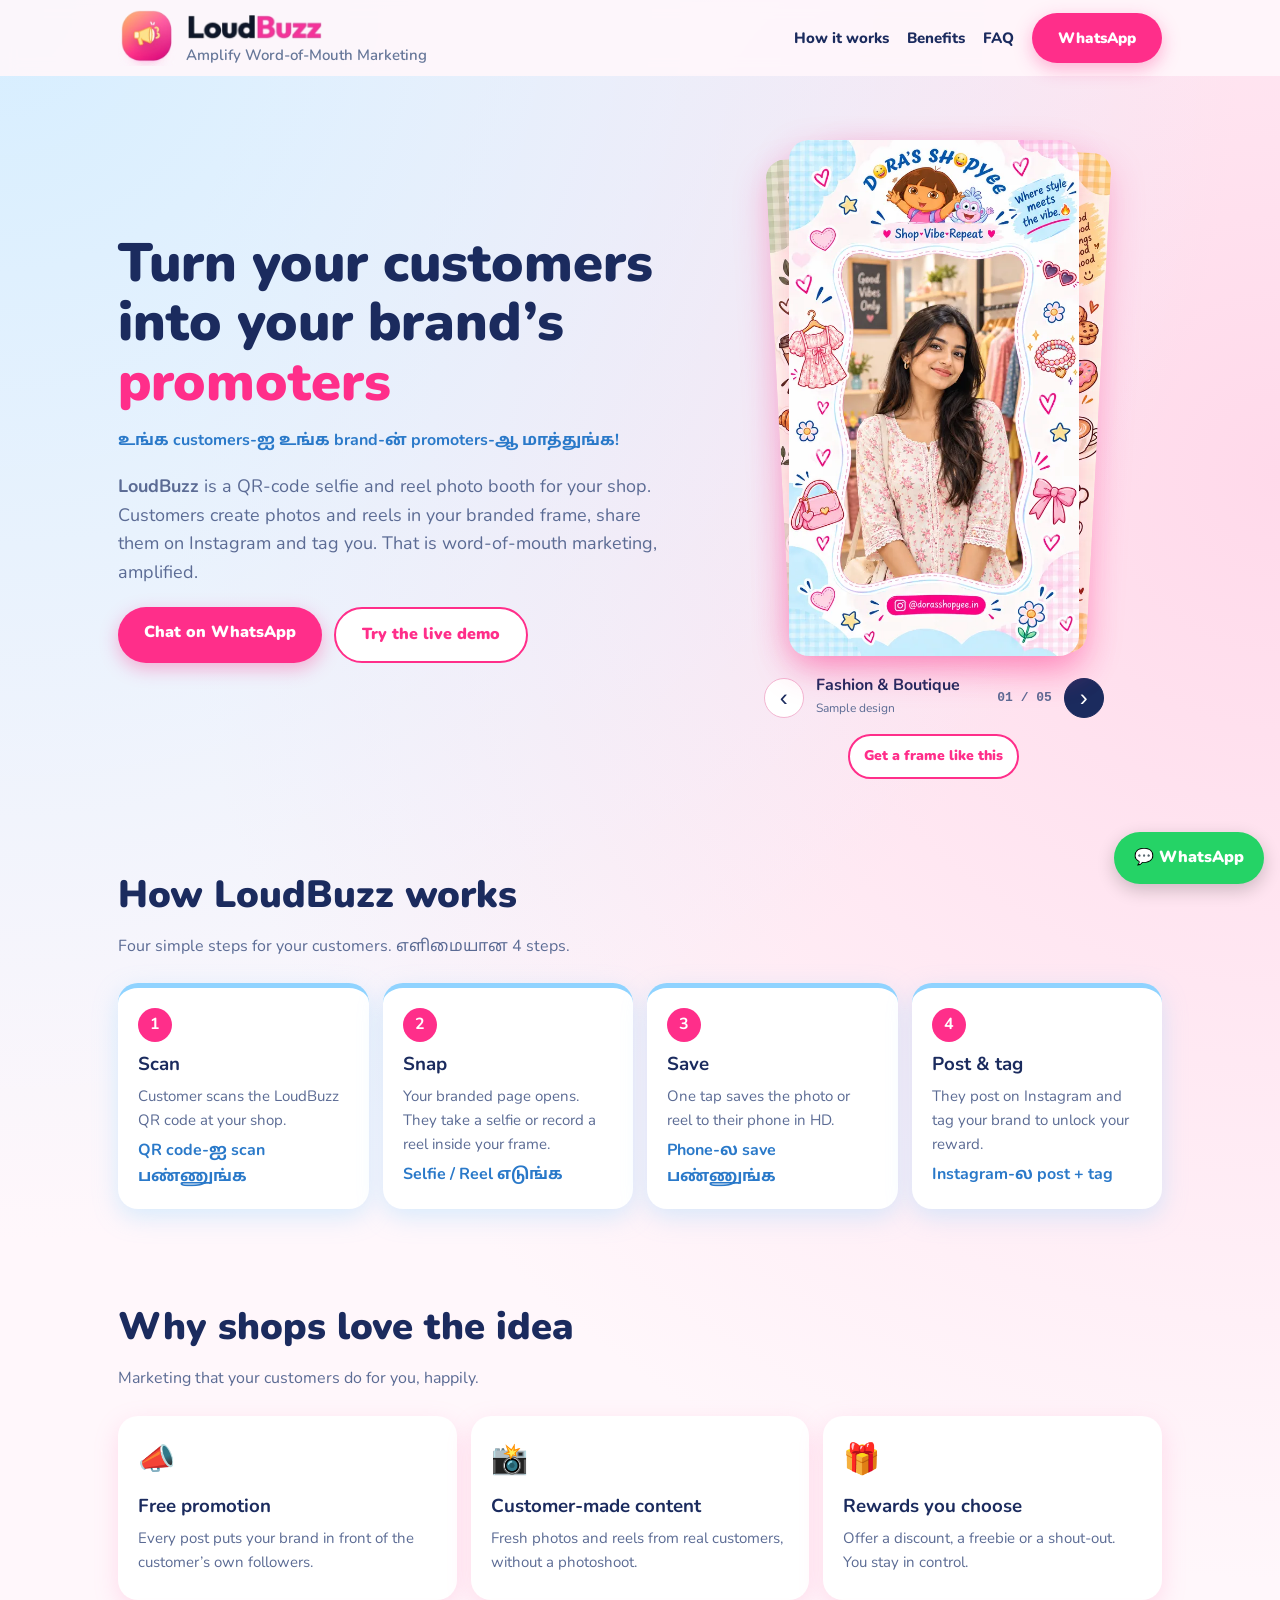
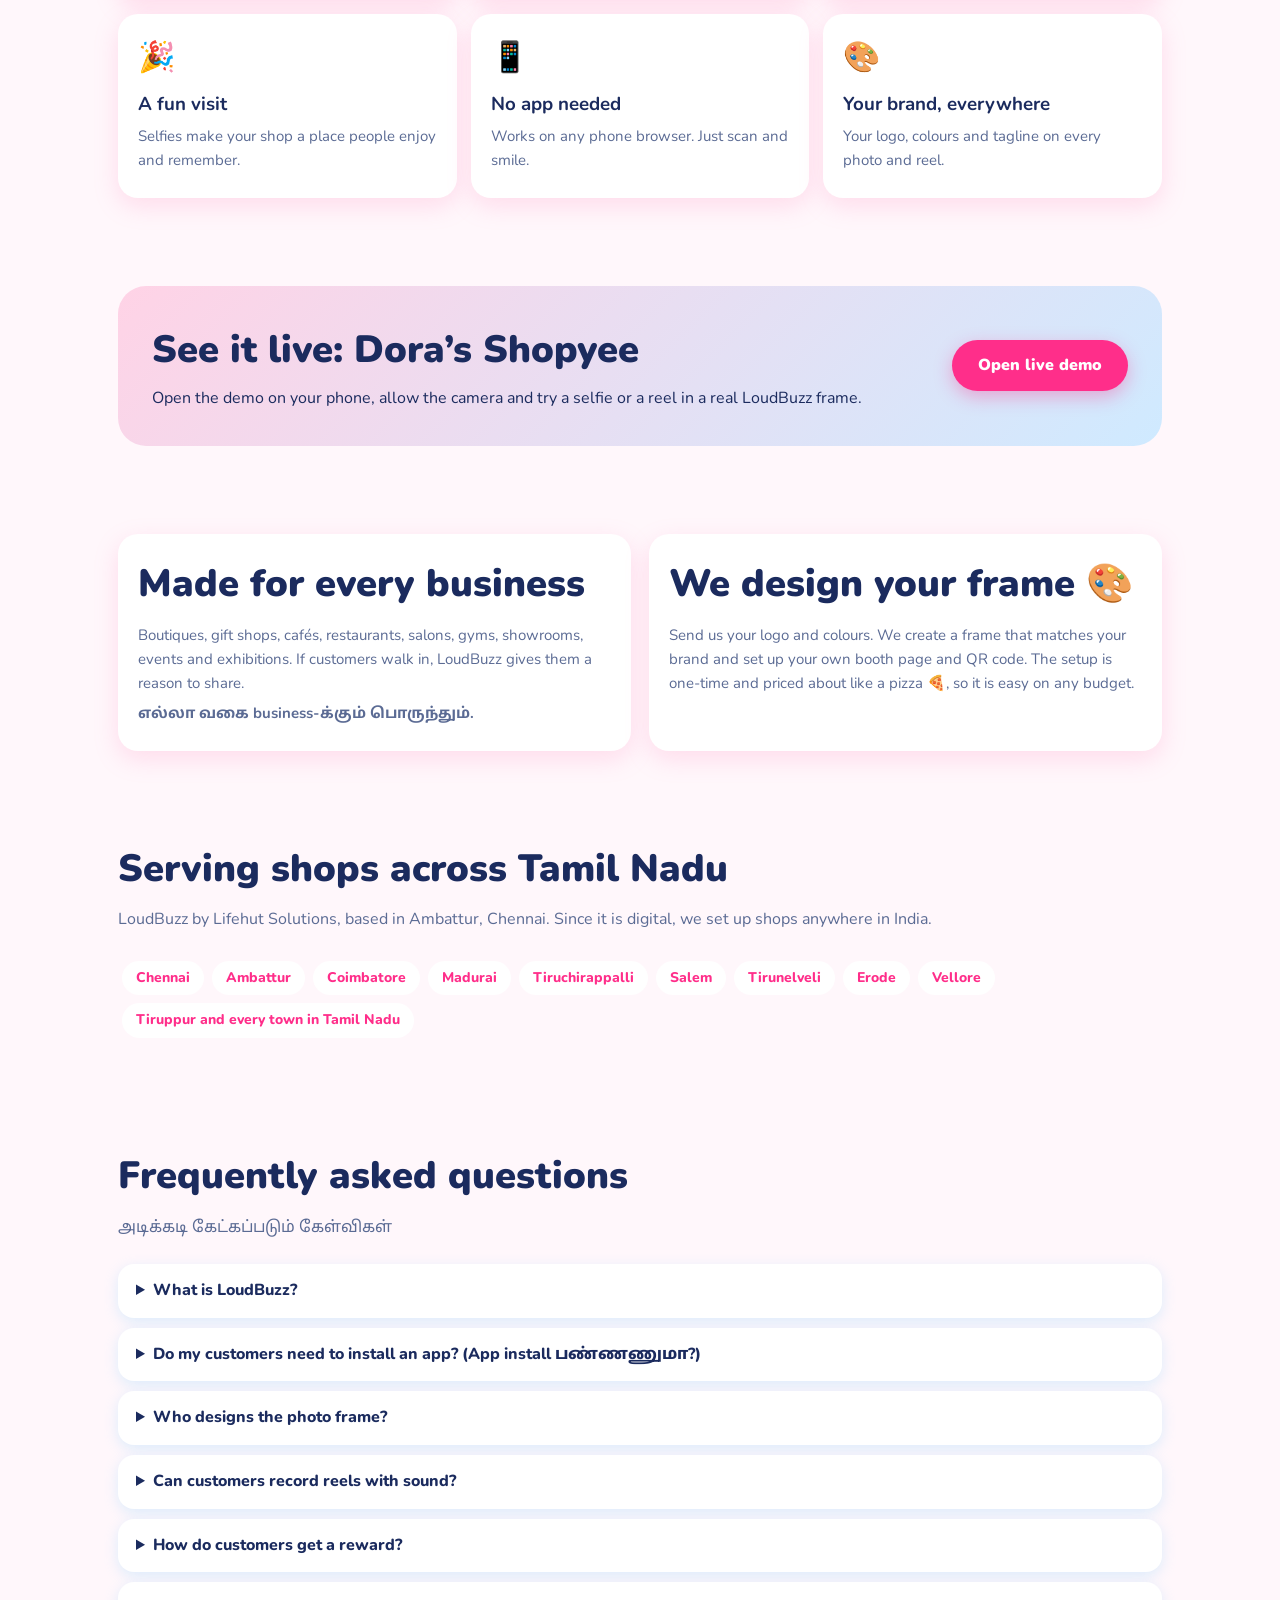
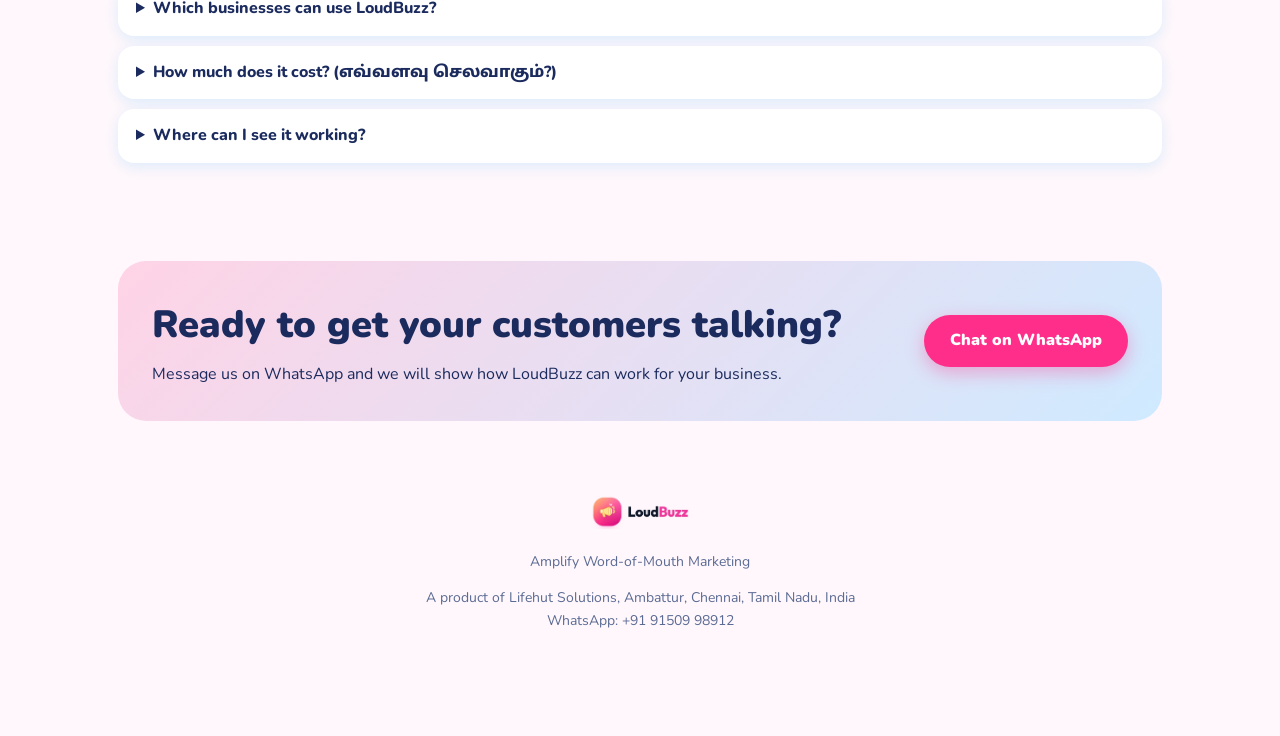
<file: index.html>
<!DOCTYPE html>
<html lang="en"><head><meta charset="utf-8">
<meta name="viewport" content="width=device-width, initial-scale=1">
<title>LoudBuzz | QR Selfie &amp; Reel Photo Booth for Shops in Tamil Nadu</title>
<meta name="description" content="LoudBuzz turns your customers into brand promoters. A QR-code selfie and reel photo booth with your own frame, built to amplify word-of-mouth marketing for shops in Chennai and across Tamil Nadu.">
<meta name="keywords" content="LoudBuzz, QR code photo booth, selfie booth for shops, Instagram marketing for small business, word of mouth marketing, Chennai, Tamil Nadu, reel frame, customer reels">
<link rel="canonical" href="https://loudbuzz.lifehutsolutions.com/">
<meta name="theme-color" content="#ff2e8a"><meta name="color-scheme" content="light">
<meta property="og:type" content="website"><meta property="og:title" content="LoudBuzz | Amplify Word-of-Mouth Marketing">
<meta property="og:description" content="QR selfie and reel photo booth that turns shop customers into Instagram promoters.">
<meta property="og:url" content="https://loudbuzz.lifehutsolutions.com/"><meta property="og:image" content="https://loudbuzz.lifehutsolutions.com/assets/samples/fashion.webp">
<link rel="icon" href="/assets/icon.png">
<link rel="preconnect" href="https://fonts.googleapis.com"><link rel="preconnect" href="https://fonts.gstatic.com" crossorigin>
<link href="https://fonts.googleapis.com/css2?family=Nunito:wght@600;800;900&family=Noto+Sans+Tamil:wght@500;700&display=swap" rel="stylesheet">
<script type="application/ld+json">[{"@context": "https://schema.org", "@type": "Organization", "name": "LoudBuzz by Lifehut Solutions", "url": "https://loudbuzz.lifehutsolutions.com/", "logo": "https://loudbuzz.lifehutsolutions.com/assets/icon.png", "telephone": "+91 9150998912", "address": {"@type": "PostalAddress", "addressLocality": "Ambattur, Chennai", "addressRegion": "Tamil Nadu", "addressCountry": "IN"}, "areaServed": "Tamil Nadu, India"}, {"@context": "https://schema.org", "@type": "FAQPage", "mainEntity": [{"@type": "Question", "name": "What is LoudBuzz?", "acceptedAnswer": {"@type": "Answer", "text": "LoudBuzz is a QR-code photo booth for your shop. Customers scan a QR code, take a selfie or short reel inside a frame designed for your brand, save it to their phone and post it on Instagram, tagging your business."}}, {"@type": "Question", "name": "Do my customers need to install an app? (App install பண்ணணுமா?)", "acceptedAnswer": {"@type": "Answer", "text": "No. The booth opens in the phone browser (Chrome or Safari) as soon as the QR code is scanned. Customers only need to allow camera access."}}, {"@type": "Question", "name": "Who designs the photo frame?", "acceptedAnswer": {"@type": "Answer", "text": "We design the frame for your brand, using your logo, colours and tagline, so every photo and reel carries your identity."}}, {"@type": "Question", "name": "Can customers record reels with sound?", "acceptedAnswer": {"@type": "Answer", "text": "Yes. Customers can record a short reel with the sound on or off, and save it straight to their phone, ready to upload to Instagram."}}, {"@type": "Question", "name": "How do customers get a reward?", "acceptedAnswer": {"@type": "Answer", "text": "You decide the reward, for example a discount or a free gift. Customers show their Instagram post with your tag at the counter to claim it."}}, {"@type": "Question", "name": "Which businesses can use LoudBuzz?", "acceptedAnswer": {"@type": "Answer", "text": "Any business with walk-in customers: clothing and gift shops, cafés and restaurants, salons, gyms, showrooms, events and exhibitions across Chennai, Tamil Nadu and the rest of India."}}, {"@type": "Question", "name": "How much does it cost? (எவ்வளவு செலவாகும்?)", "acceptedAnswer": {"@type": "Answer", "text": "It is a simple one-time setup priced about like a pizza. Message us on WhatsApp and we will share the exact details for your business."}}, {"@type": "Question", "name": "Where can I see it working?", "acceptedAnswer": {"@type": "Answer", "text": "Open the live demo of Dora’s Shopyee on your phone and try the selfie and reel booth yourself."}}]}]</script>
<style>
:root{--pink:#ff2e8a;--pink2:#ff7ab5;--sky:#8fd3ff;--ink:#1b2b5e;--mut:#5b6b94;--bg:#fff7fb;color-scheme:light}
*{box-sizing:border-box}html{scroll-behavior:smooth}
body{margin:0;font-family:"Nunito","Noto Sans Tamil",system-ui,sans-serif;color:var(--ink);background:radial-gradient(circle at 0 0,#d6eeff 0,transparent 30%),radial-gradient(circle at 100% 12%,#ffd9ea 0,transparent 30%),var(--bg);line-height:1.6}
a{color:inherit}.w{max-width:1080px;margin:auto;padding:0 18px}
header{position:sticky;top:0;z-index:9;background:rgba(255,247,251,.9);backdrop-filter:blur(8px)}
header .w{display:flex;align-items:center;justify-content:space-between;height:76px}.brand{display:flex;align-items:center;gap:9px;text-decoration:none}.bi{height:56px;width:auto;display:block}.bt{font-size:15px;display:flex;flex-direction:column;align-items:flex-start;gap:.25em}.bw{height:2em;width:auto;display:block}.bt small{font-size:1em;font-weight:600;color:#667799;white-space:nowrap;line-height:1.1}
nav{display:flex;gap:18px;align-items:center;font-weight:800;font-size:15px}nav a{text-decoration:none}
.btn{display:inline-block;background:var(--pink);color:#fff;font-weight:900;padding:13px 26px;border-radius:999px;text-decoration:none;box-shadow:0 6px 18px rgba(255,46,138,.35)}
.btn.alt{background:#fff;color:var(--pink);border:2px solid var(--pink);box-shadow:none}
.hero{display:grid;grid-template-columns:1.1fr .9fr;gap:30px;align-items:center;padding:42px 18px}
h1{font-size:clamp(32px,5.4vw,54px);line-height:1.1;margin:0 0 12px;font-weight:900}h1 em{font-style:normal;color:var(--pink)}
.ta{color:#2a79c9;font-weight:700}.lead{font-size:18px;color:var(--mut)}.cta{display:flex;gap:12px;flex-wrap:wrap;margin-top:20px}

section{padding:44px 0}h2{font-size:clamp(26px,4vw,38px);margin:0 0 8px;font-weight:900}.sub{color:var(--mut);margin:0 0 24px}
.steps{list-style:none;padding:0;margin:0;display:grid;grid-template-columns:repeat(4,1fr);gap:14px}
.steps li{background:#fff;border-radius:20px;padding:20px;box-shadow:0 8px 24px rgba(143,211,255,.35);border-top:5px solid var(--sky)}
.steps b{display:inline-grid;place-items:center;width:34px;height:34px;border-radius:50%;background:var(--pink);color:#fff}
.steps h3,.card h3{margin:8px 0 4px}.steps p,.card p{margin:0 0 6px;color:var(--mut);font-size:15px}
.grid{display:grid;grid-template-columns:repeat(3,1fr);gap:14px}
.card{background:#fff;border-radius:20px;padding:20px;box-shadow:0 8px 24px rgba(255,122,181,.22)}.card i{font-style:normal;font-size:30px}
.band{background:linear-gradient(135deg,#ffd3e6,#cfeaff);border-radius:28px;padding:34px;display:grid;grid-template-columns:1fr auto;gap:20px;align-items:center}
.band h2{margin-bottom:6px}.band p{margin:0;color:var(--ink)}
.two{display:grid;grid-template-columns:1fr 1fr;gap:18px}
.tag{display:inline-block;background:#fff;border-radius:999px;padding:6px 14px;margin:4px;font-weight:800;font-size:14px;color:var(--pink)}
details{background:#fff;border-radius:16px;padding:14px 18px;margin-bottom:10px;box-shadow:0 4px 14px rgba(143,211,255,.3)}
summary{cursor:pointer;font-weight:800}details p{margin:8px 0 0;color:var(--mut)}
footer{padding:30px 0 90px;text-align:center;color:var(--mut);font-size:14px}footer img{height:34px}
.fab{position:fixed;right:16px;bottom:16px;z-index:10;background:#25d366;color:#fff;font-weight:900;padding:13px 20px;border-radius:999px;text-decoration:none;box-shadow:0 6px 18px rgba(0,0,0,.2)}
@media(max-width:800px){.hero,.two,.band{grid-template-columns:1fr}.steps{grid-template-columns:1fr 1fr}.grid{grid-template-columns:1fr 1fr}nav a.h{display:none}}
@media(max-width:520px){.bi{height:40px}.bt{font-size:9.5px}nav .btn{padding:9px 16px;font-size:14px}.steps,.grid{grid-template-columns:1fr}}
.carwrap{position:relative}.car{display:flex;gap:16px;overflow-x:auto;scroll-snap-type:x mandatory;padding:6px 2px 14px;scrollbar-width:none;-webkit-overflow-scrolling:touch}.car::-webkit-scrollbar{display:none}
.slide{margin:0;flex:0 0 min(250px,72%);scroll-snap-align:center;background:#fff;border-radius:22px;padding:10px;box-shadow:0 8px 24px rgba(255,122,181,.25)}
.slide img{width:100%;height:auto;aspect-ratio:9/16;object-fit:cover;border-radius:14px;display:block;background:#ffe3ef}
.slide figcaption{padding:10px 4px 4px;text-align:center}.slide b{display:block;font-size:17px}.slide small{display:block;color:var(--mut);font-size:12px;margin-bottom:8px}
.row{display:flex;flex-direction:column;gap:6px}.btn.s{padding:9px 14px;font-size:14px}
.arr{position:absolute;top:42%;z-index:2;width:42px;height:42px;border-radius:50%;border:0;background:#fff;color:var(--pink);font-size:28px;line-height:1;font-weight:900;box-shadow:0 4px 14px rgba(0,0,0,.2);cursor:pointer}.arr.l{left:-8px}.arr.r{right:-8px}
.dots{display:flex;gap:8px;justify-content:center}.dots i{width:9px;height:9px;border-radius:50%;background:#ffc2dc;transition:.2s}.dots i.on{background:var(--pink);width:22px;border-radius:9px}
.deckwrap{display:flex;flex-direction:column;align-items:center;gap:14px}
.deck{position:relative;width:min(290px,76vw);aspect-ratio:9/16;margin:22px 0 6px;touch-action:pan-y}
.dc{position:absolute;inset:0;width:100%;height:100%;object-fit:cover;border-radius:20px;box-shadow:0 14px 36px rgba(255,46,138,.28);transition:transform .55s cubic-bezier(.22,.8,.3,1),opacity .4s;background:#ffe3ef;user-select:none;-webkit-user-drag:none;transform-origin:50% 90%}
.dctl{display:flex;align-items:center;gap:12px;width:min(340px,92vw)}.dcap{flex:1;min-width:0}.dcap b{display:block;font-size:16px;line-height:1.2}.dcap small{color:var(--mut);font-size:12px}
.dn{font:700 13px ui-monospace,Menlo,monospace;color:var(--mut)}
.dbtn{width:40px;height:40px;border-radius:50%;border:1.5px solid #f3b6d2;background:#fff;color:var(--ink);font-size:24px;line-height:1;cursor:pointer;padding:0}.dbtn.dark{background:var(--ink);color:#fff;border-color:var(--ink)}
</style></head><body>
<header><div class="w"><a class="brand" href="/" aria-label="LoudBuzz home"><img class="bi" src="/assets/logo-icon.png" width="155" height="146" alt=""><span class="bt"><img class="bw" src="/assets/logo-word.png" width="280" height="62" alt="LoudBuzz"><small>Amplify Word-of-Mouth Marketing</small></span></a>
<nav><a class="h" href="#how">How it works</a><a class="h" href="#why">Benefits</a><a class="h" href="#faq">FAQ</a><a class="btn" href="https://wa.me/919150998912?text=Hi%20LoudBuzz%20team%21%20I%20saw%20LoudBuzz%20at%20a%20shop%20and%20I%27d%20like%20to%20know%20how%20a%20selfie%20%26%20reel%20photo%20booth%20can%20work%20for%20my%20business.%0ABusiness%20name%3A%20%0ACity%3A%20" target="_blank" rel="noopener">WhatsApp</a></nav></div></header>
<main>
<div class="w hero"><div>
<h1>Turn your customers into your brand’s <em>promoters</em></h1>
<p class="ta">உங்க customers-ஐ உங்க brand-ன் promoters-ஆ மாத்துங்க!</p>
<p class="lead"><b>LoudBuzz</b> is a QR-code selfie and reel photo booth for your shop. Customers create photos and reels in your branded frame, share them on Instagram and tag you. That is word-of-mouth marketing, amplified.</p>
<div class="cta"><a class="btn" href="https://wa.me/919150998912?text=Hi%20LoudBuzz%20team%21%20I%20saw%20LoudBuzz%20at%20a%20shop%20and%20I%27d%20like%20to%20know%20how%20a%20selfie%20%26%20reel%20photo%20booth%20can%20work%20for%20my%20business.%0ABusiness%20name%3A%20%0ACity%3A%20" target="_blank" rel="noopener">Chat on WhatsApp</a><a class="btn alt" href="/dora/">Try the live demo</a></div></div>
<div class="deckwrap"><div class="deck" id="deck"><img class="dc" src="/assets/samples/fashion.webp" width="540" height="959" data-l="Fashion & Boutique" data-w="https://wa.me/919150998912?text=Hi%20LoudBuzz%20team%21%20I%20saw%20the%20fashion%20shop%20or%20boutique%20frame%20on%20your%20website%20and%20I%27d%20like%20a%20LoudBuzz%20photo%20booth%20for%20my%20business.%0ABusiness%20name%3A%20%0ACity%3A%20" draggable="false" alt="Sample LoudBuzz selfie and reel photo frame for a fashion shop or boutique"><img class="dc" src="/assets/samples/bakery.webp" width="540" height="959" data-l="Bakery" data-w="https://wa.me/919150998912?text=Hi%20LoudBuzz%20team%21%20I%20saw%20the%20bakery%20frame%20on%20your%20website%20and%20I%27d%20like%20a%20LoudBuzz%20photo%20booth%20for%20my%20business.%0ABusiness%20name%3A%20%0ACity%3A%20" draggable="false" alt="Sample LoudBuzz selfie and reel photo frame for a bakery"><img class="dc" src="/assets/samples/cafe.webp" width="540" height="961" data-l="Café" data-w="https://wa.me/919150998912?text=Hi%20LoudBuzz%20team%21%20I%20saw%20the%20caf%C3%A9%20frame%20on%20your%20website%20and%20I%27d%20like%20a%20LoudBuzz%20photo%20booth%20for%20my%20business.%0ABusiness%20name%3A%20%0ACity%3A%20" draggable="false" alt="Sample LoudBuzz selfie and reel photo frame for a café"><img class="dc" src="/assets/samples/beauty.webp" width="540" height="961" data-l="Beauty Parlour" data-w="https://wa.me/919150998912?text=Hi%20LoudBuzz%20team%21%20I%20saw%20the%20beauty%20parlour%20frame%20on%20your%20website%20and%20I%27d%20like%20a%20LoudBuzz%20photo%20booth%20for%20my%20business.%0ABusiness%20name%3A%20%0ACity%3A%20" draggable="false" loading="lazy" alt="Sample LoudBuzz selfie and reel photo frame for a beauty parlour"><img class="dc" src="/assets/samples/salon.webp" width="540" height="961" data-l="Men’s Salon" data-w="https://wa.me/919150998912?text=Hi%20LoudBuzz%20team%21%20I%20saw%20the%20men%E2%80%99s%20salon%20frame%20on%20your%20website%20and%20I%27d%20like%20a%20LoudBuzz%20photo%20booth%20for%20my%20business.%0ABusiness%20name%3A%20%0ACity%3A%20" draggable="false" loading="lazy" alt="Sample LoudBuzz selfie and reel photo frame for a men’s salon"></div>
<div class="dctl"><button class="dbtn" id="dp" type="button" aria-label="Previous frame">‹</button><div class="dcap"><b id="dl">Fashion &amp; Boutique</b><small>Sample design</small></div><span class="dn" id="dn">01 / 05</span><button class="dbtn dark" id="dnx" type="button" aria-label="Next frame">›</button></div>
<a class="btn alt s" id="dwa" href="#" target="_blank" rel="noopener">Get a frame like this</a></div></div>

<section id="how"><div class="w"><h2>How LoudBuzz works</h2><p class="sub">Four simple steps for your customers. எளிமையான 4 steps.</p><ol class="steps"><li><b>1</b><h3>Scan</h3><p>Customer scans the LoudBuzz QR code at your shop.</p><span class="ta">QR code-ஐ scan பண்ணுங்க</span></li><li><b>2</b><h3>Snap</h3><p>Your branded page opens. They take a selfie or record a reel inside your frame.</p><span class="ta">Selfie / Reel எடுங்க</span></li><li><b>3</b><h3>Save</h3><p>One tap saves the photo or reel to their phone in HD.</p><span class="ta">Phone-ல save பண்ணுங்க</span></li><li><b>4</b><h3>Post & tag</h3><p>They post on Instagram and tag your brand to unlock your reward.</p><span class="ta">Instagram-ல post + tag</span></li></ol></div></section>

<section id="why"><div class="w"><h2>Why shops love the idea</h2><p class="sub">Marketing that your customers do for you, happily.</p><div class="grid"><div class="card"><i>📣</i><h3>Free promotion</h3><p>Every post puts your brand in front of the customer’s own followers.</p></div><div class="card"><i>📸</i><h3>Customer-made content</h3><p>Fresh photos and reels from real customers, without a photoshoot.</p></div><div class="card"><i>🎁</i><h3>Rewards you choose</h3><p>Offer a discount, a freebie or a shout-out. You stay in control.</p></div><div class="card"><i>🎉</i><h3>A fun visit</h3><p>Selfies make your shop a place people enjoy and remember.</p></div><div class="card"><i>📱</i><h3>No app needed</h3><p>Works on any phone browser. Just scan and smile.</p></div><div class="card"><i>🎨</i><h3>Your brand, everywhere</h3><p>Your logo, colours and tagline on every photo and reel.</p></div></div></div></section>

<section><div class="w"><div class="band"><div><h2>See it live: Dora’s Shopyee</h2><p>Open the demo on your phone, allow the camera and try a selfie or a reel in a real LoudBuzz frame.</p></div><a class="btn" href="/dora/">Open live demo</a></div></div></section>

<section><div class="w two"><div class="card"><h2>Made for every business</h2><p>Boutiques, gift shops, cafés, restaurants, salons, gyms, showrooms, events and exhibitions. If customers walk in, LoudBuzz gives them a reason to share.</p><p class="ta">எல்லா வகை business-க்கும் பொருந்தும்.</p></div>
<div class="card"><h2>We design your frame 🎨</h2><p>Send us your logo and colours. We create a frame that matches your brand and set up your own booth page and QR code. The setup is one-time and priced about like a pizza 🍕, so it is easy on any budget.</p></div></div></section>

<section><div class="w"><h2>Serving shops across Tamil Nadu</h2><p class="sub">LoudBuzz by Lifehut Solutions, based in Ambattur, Chennai. Since it is digital, we set up shops anywhere in India.</p><p><span class="tag">Chennai</span><span class="tag">Ambattur</span><span class="tag">Coimbatore</span><span class="tag">Madurai</span><span class="tag">Tiruchirappalli</span><span class="tag">Salem</span><span class="tag">Tirunelveli</span><span class="tag">Erode</span><span class="tag">Vellore</span><span class="tag">Tiruppur and every town in Tamil Nadu</span></p></div></section>

<section id="faq"><div class="w"><h2>Frequently asked questions</h2><p class="sub">அடிக்கடி கேட்கப்படும் கேள்விகள்</p><details><summary>What is LoudBuzz?</summary><p>LoudBuzz is a QR-code photo booth for your shop. Customers scan a QR code, take a selfie or short reel inside a frame designed for your brand, save it to their phone and post it on Instagram, tagging your business.</p></details><details><summary>Do my customers need to install an app? (App install பண்ணணுமா?)</summary><p>No. The booth opens in the phone browser (Chrome or Safari) as soon as the QR code is scanned. Customers only need to allow camera access.</p></details><details><summary>Who designs the photo frame?</summary><p>We design the frame for your brand, using your logo, colours and tagline, so every photo and reel carries your identity.</p></details><details><summary>Can customers record reels with sound?</summary><p>Yes. Customers can record a short reel with the sound on or off, and save it straight to their phone, ready to upload to Instagram.</p></details><details><summary>How do customers get a reward?</summary><p>You decide the reward, for example a discount or a free gift. Customers show their Instagram post with your tag at the counter to claim it.</p></details><details><summary>Which businesses can use LoudBuzz?</summary><p>Any business with walk-in customers: clothing and gift shops, cafés and restaurants, salons, gyms, showrooms, events and exhibitions across Chennai, Tamil Nadu and the rest of India.</p></details><details><summary>How much does it cost? (எவ்வளவு செலவாகும்?)</summary><p>It is a simple one-time setup priced about like a pizza. Message us on WhatsApp and we will share the exact details for your business.</p></details><details><summary>Where can I see it working?</summary><p>Open the live demo of Dora’s Shopyee on your phone and try the selfie and reel booth yourself.</p></details></div></section>

<section><div class="w"><div class="band"><div><h2>Ready to get your customers talking?</h2><p>Message us on WhatsApp and we will show how LoudBuzz can work for your business.</p></div><a class="btn" href="https://wa.me/919150998912?text=Hi%20LoudBuzz%20team%21%20I%20saw%20LoudBuzz%20at%20a%20shop%20and%20I%27d%20like%20to%20know%20how%20a%20selfie%20%26%20reel%20photo%20booth%20can%20work%20for%20my%20business.%0ABusiness%20name%3A%20%0ACity%3A%20" target="_blank" rel="noopener">Chat on WhatsApp</a></div></div></section>
</main>
<footer><div class="w"><img src="/assets/logo.png" alt="LoudBuzz"><p>Amplify Word-of-Mouth Marketing</p><p>A product of Lifehut Solutions, Ambattur, Chennai, Tamil Nadu, India<br>WhatsApp: +91 91509 98912</p></div></footer>
<a class="fab" href="https://wa.me/919150998912?text=Hi%20LoudBuzz%20team%21%20I%20saw%20LoudBuzz%20at%20a%20shop%20and%20I%27d%20like%20to%20know%20how%20a%20selfie%20%26%20reel%20photo%20booth%20can%20work%20for%20my%20business.%0ABusiness%20name%3A%20%0ACity%3A%20" target="_blank" rel="noopener" aria-label="Chat on WhatsApp">💬 WhatsApp</a>
<script>
(function(){var d=document.getElementById('deck');if(!d)return;
var cs=[].slice.call(d.children),n=cs.length,cur=0,busy=false,hold=false,L=document.getElementById('dl'),N=document.getElementById('dn'),W=document.getElementById('dwa');
function pad(v){return v<10?'0'+v:''+v}
function pose(c,k){var j=Math.min(k,3);c.style.transform='translate('+[0,14,-10,18][j]+'px,'+[0,-8,-15,-20][j]+'px) rotate('+[0,3,-3,5][j]+'deg) scale('+[1,.97,.94,.91][j]+')';c.style.opacity=k>2?0:1;c.style.zIndex=n-k}
function out(c){c.style.transform='translate(78%,-2%) rotate(11deg)';c.style.opacity=1;c.style.zIndex=n+1}
function layout(skip){cs.forEach(function(c,i){if(c!==skip)pose(c,(i-cur+n)%n)});var c=cs[cur];L.textContent=c.dataset.l;N.textContent=pad(cur+1)+' / '+pad(n);W.href=c.dataset.w}
function go(dir){if(busy)return;busy=true;
if(dir>0){var old=cs[cur];cur=(cur+1)%n;out(old);layout(old);setTimeout(function(){pose(old,n-1);busy=false},420)}
else{cur=(cur-1+n)%n;var c=cs[cur];c.style.transition='none';out(c);void c.offsetWidth;c.style.transition='';layout(c);requestAnimationFrame(function(){pose(c,0)});setTimeout(function(){busy=false},560)}}
layout();
document.getElementById('dp').onclick=function(){go(-1)};document.getElementById('dnx').onclick=function(){go(1)};
var x0=null;d.addEventListener('touchstart',function(e){x0=e.touches[0].clientX},{passive:true});
d.addEventListener('touchend',function(e){if(x0===null)return;var dx=e.changedTouches[0].clientX-x0;x0=null;if(dx<-40)go(1);else if(dx>40)go(-1)},{passive:true});
if(!window.matchMedia('(prefers-reduced-motion: reduce)').matches){
setInterval(function(){if(!hold)go(1)},3500);var w=d.parentNode;
['mouseenter','touchstart','focusin'].forEach(function(e){w.addEventListener(e,function(){hold=true},{passive:true})});
['mouseleave','touchend','focusout'].forEach(function(e){w.addEventListener(e,function(){setTimeout(function(){hold=false},3000)},{passive:true})});}
})();
</script></body></html>
</file>
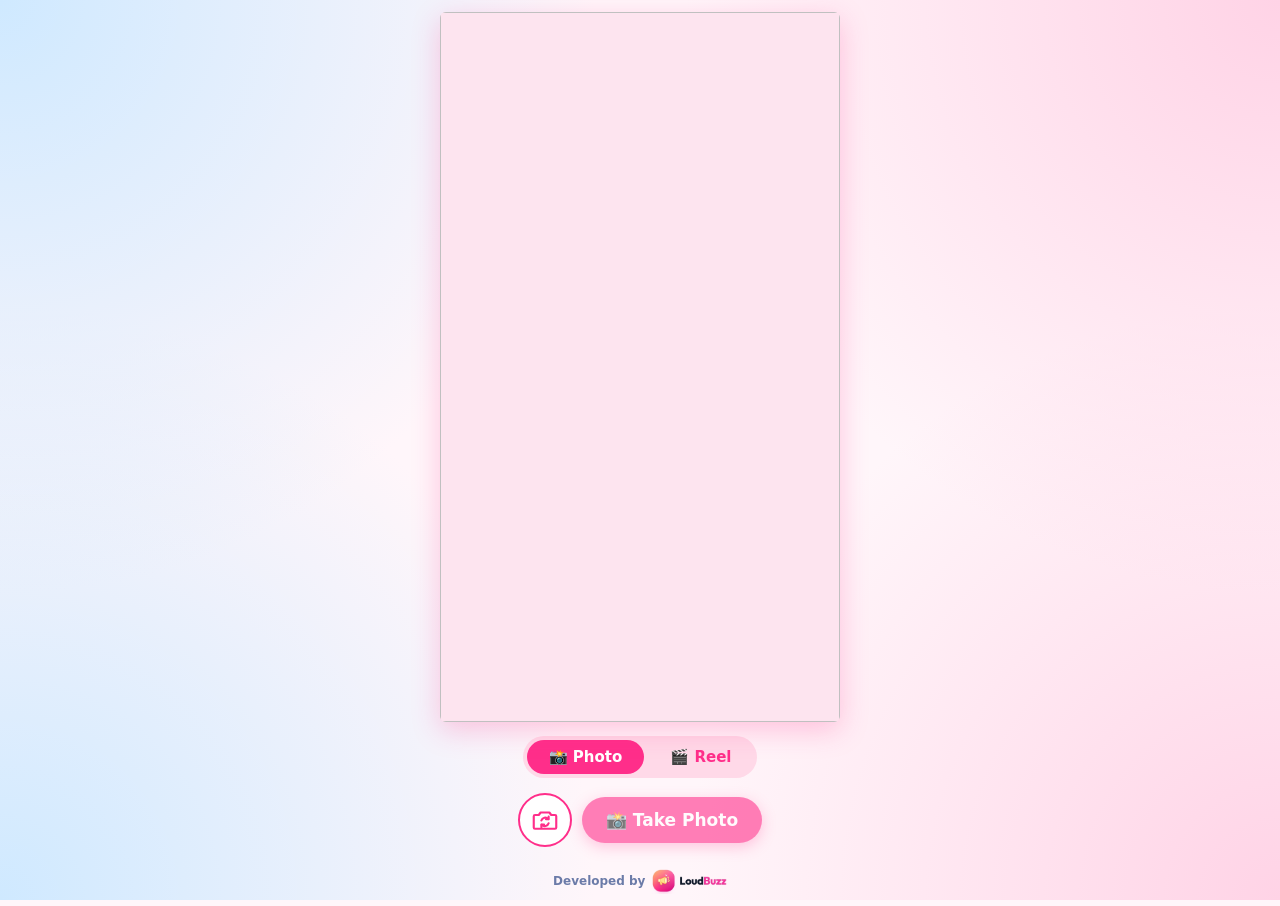
<file: dora/index.html>
<!DOCTYPE html>
<html lang="en"><head><meta charset="utf-8">
<meta name="viewport" content="width=device-width, initial-scale=1, viewport-fit=cover">
<meta name="robots" content="noindex">
<title>Photo Booth | LoudBuzz</title>
<link rel="icon" href="/assets/icon.png"><link rel="stylesheet" href="/assets/booth.css">
</head><body>
<div id="stage">
  <video id="video" autoplay playsinline muted></video>
  <canvas id="live"></canvas>
  <canvas id="shot"></canvas>
  <video id="play" playsinline muted loop></video>
  <img id="frame" alt="">
  <div id="msg"></div>
  <div id="count"></div>
  <div id="rec">00:00</div>
</div>
<div class="modes"><button id="mPhoto" class="on">📸 Photo</button><button id="mVideo">🎬 Reel</button></div>
<div class="bar">
  <button id="flip" class="alt round" aria-label="Switch camera"><svg viewBox="0 0 24 24" fill="none" stroke="currentColor" stroke-width="1.7" stroke-linecap="round" stroke-linejoin="round"><path d="M4 8h3l1.5-2h7L17 8h3a1 1 0 0 1 1 1v9a1 1 0 0 1-1 1H4a1 1 0 0 1-1-1V9a1 1 0 0 1 1-1z"/><path d="M9.1 12.4a3.2 3.2 0 0 1 5.5-1.2"/><path d="M14.9 9.3v2.1h-2.1"/><path d="M14.9 14.6a3.2 3.2 0 0 1-5.5 1.2"/><path d="M9.1 17.7v-2.1h2.1"/></svg></button>
  <button id="mic" class="alt round hide" aria-label="Sound"></button>
  <button id="snap" disabled>📸 Take Photo</button>
  <button id="record" class="hide" disabled>● Record</button>
  <button id="stop" class="hide">■ Stop</button>
  <button id="retake" class="alt hide">Retake</button>
  <button id="save" class="hide">⬇ Save</button>
  <button id="share" class="alt hide">Share</button>
</div>
<div id="toast"></div>
<a class="by" href="/">Developed by <img src="/assets/logo.png" alt="LoudBuzz"></a>
<script src="/assets/booth.js"></script></body></html>
</file>
<file: assets/booth.css>
:root{--bg:#fff1f6;--ink:#1e3a8a;--pink:#ff2e8a;box-sizing:border-box;padding-top:env(safe-area-inset-top,0px);padding-bottom:env(safe-area-inset-bottom,0px)}
*{box-sizing:border-box}
html,body{margin:0;min-height:100%;background:radial-gradient(circle at 0% 0%,#cfe9ff 0,transparent 38%),radial-gradient(circle at 100% 0%,#ffd3e6 0,transparent 38%),radial-gradient(circle at 0% 100%,#cfe9ff 0,transparent 38%),radial-gradient(circle at 100% 100%,#ffd3e6 0,transparent 38%),#fff6fa;background-attachment:fixed;font-family:"Nunito","Segoe UI",system-ui,sans-serif;color:var(--ink)}
body{display:flex;flex-direction:column;align-items:center;justify-content:center;min-height:100vh;min-height:100dvh;padding:12px}
#stage{position:relative;height:min(calc(100dvh - 190px),980px);max-width:100%;aspect-ratio:941/1672;background:#fde4ef;overflow:hidden;border-radius:6px;box-shadow:0 8px 28px rgba(255,46,138,.25)}
#stage video,#stage canvas,#stage img{position:absolute;inset:0;width:100%;height:100%}
#video{opacity:0;pointer-events:none}
#shot{display:none}
#play{display:none;z-index:5;object-fit:cover;background:#fff}
#frame{pointer-events:none;z-index:3}
#count{position:absolute;inset:0;z-index:6;display:none;align-items:center;justify-content:center;font-size:clamp(80px,28vw,180px);font-weight:900;color:#fff;text-shadow:0 4px 18px rgba(255,46,138,.9);pointer-events:none}
#rec{position:absolute;top:10px;left:12px;z-index:6;display:none;background:rgba(0,0,0,.55);color:#fff;font-weight:800;font-size:14px;padding:4px 10px;border-radius:999px}
#rec:before{content:"";display:inline-block;width:9px;height:9px;border-radius:50%;background:#ff2e2e;margin-right:6px;animation:b 1s infinite}
@keyframes b{50%{opacity:.2}}
#msg{position:absolute;left:24%;right:24%;top:30%;z-index:2;text-align:center;font-weight:700;font-size:15px;line-height:1.4;display:none}
#msg button{margin-top:12px}
.modes{display:flex;gap:4px;margin-top:14px;background:#ffd9e8;border-radius:999px;padding:4px}
.modes button{box-shadow:none;background:transparent;color:var(--pink);padding:8px 22px;font-size:15px}
.modes button.on{background:var(--pink);color:#fff}
.bar{display:flex;gap:10px;margin-top:14px;min-height:56px;align-items:center;justify-content:center;flex-wrap:wrap}
button{font:inherit;font-weight:800;font-size:17px;border:0;border-radius:999px;padding:13px 24px;cursor:pointer;background:var(--pink);color:#fff;box-shadow:0 4px 14px rgba(255,46,138,.4);-webkit-tap-highlight-color:transparent}
button.alt{background:#fff;color:var(--pink);border:2px solid var(--pink);box-shadow:none}
button:active{transform:scale(.97)}
button:disabled{opacity:.6}
.hide{display:none!important}
button.round{width:54px;height:54px;padding:0;display:flex;align-items:center;justify-content:center;border-radius:50%}
button.round svg{width:30px;height:30px}
button.round.off{background:#ffe3ef}
#toast{margin-top:8px;font-size:14px;font-weight:700;min-height:20px;text-align:center;max-width:90%}

.by{margin-top:-8px;display:flex;align-items:center;gap:6px;font-size:12px;font-weight:700;color:#6b7ba8;text-decoration:none}.by img{height:26px;width:auto}
</file>
